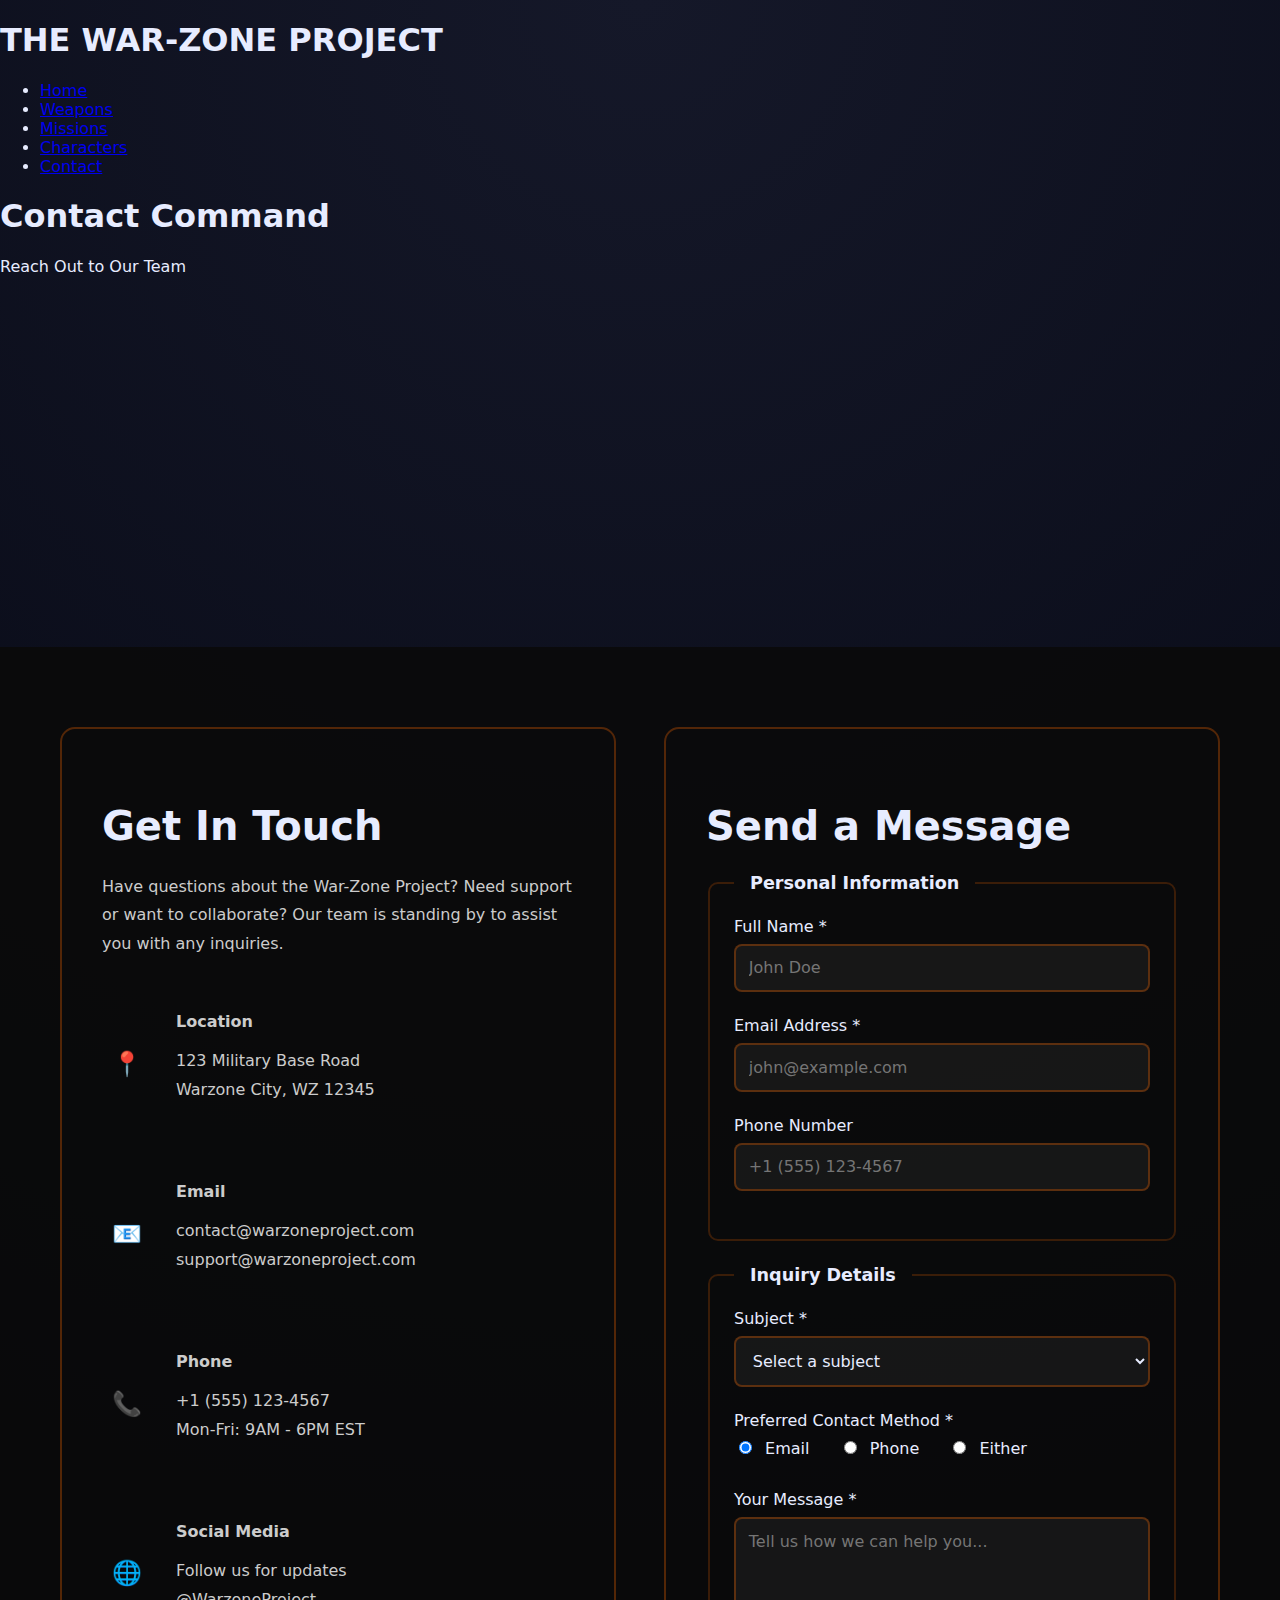
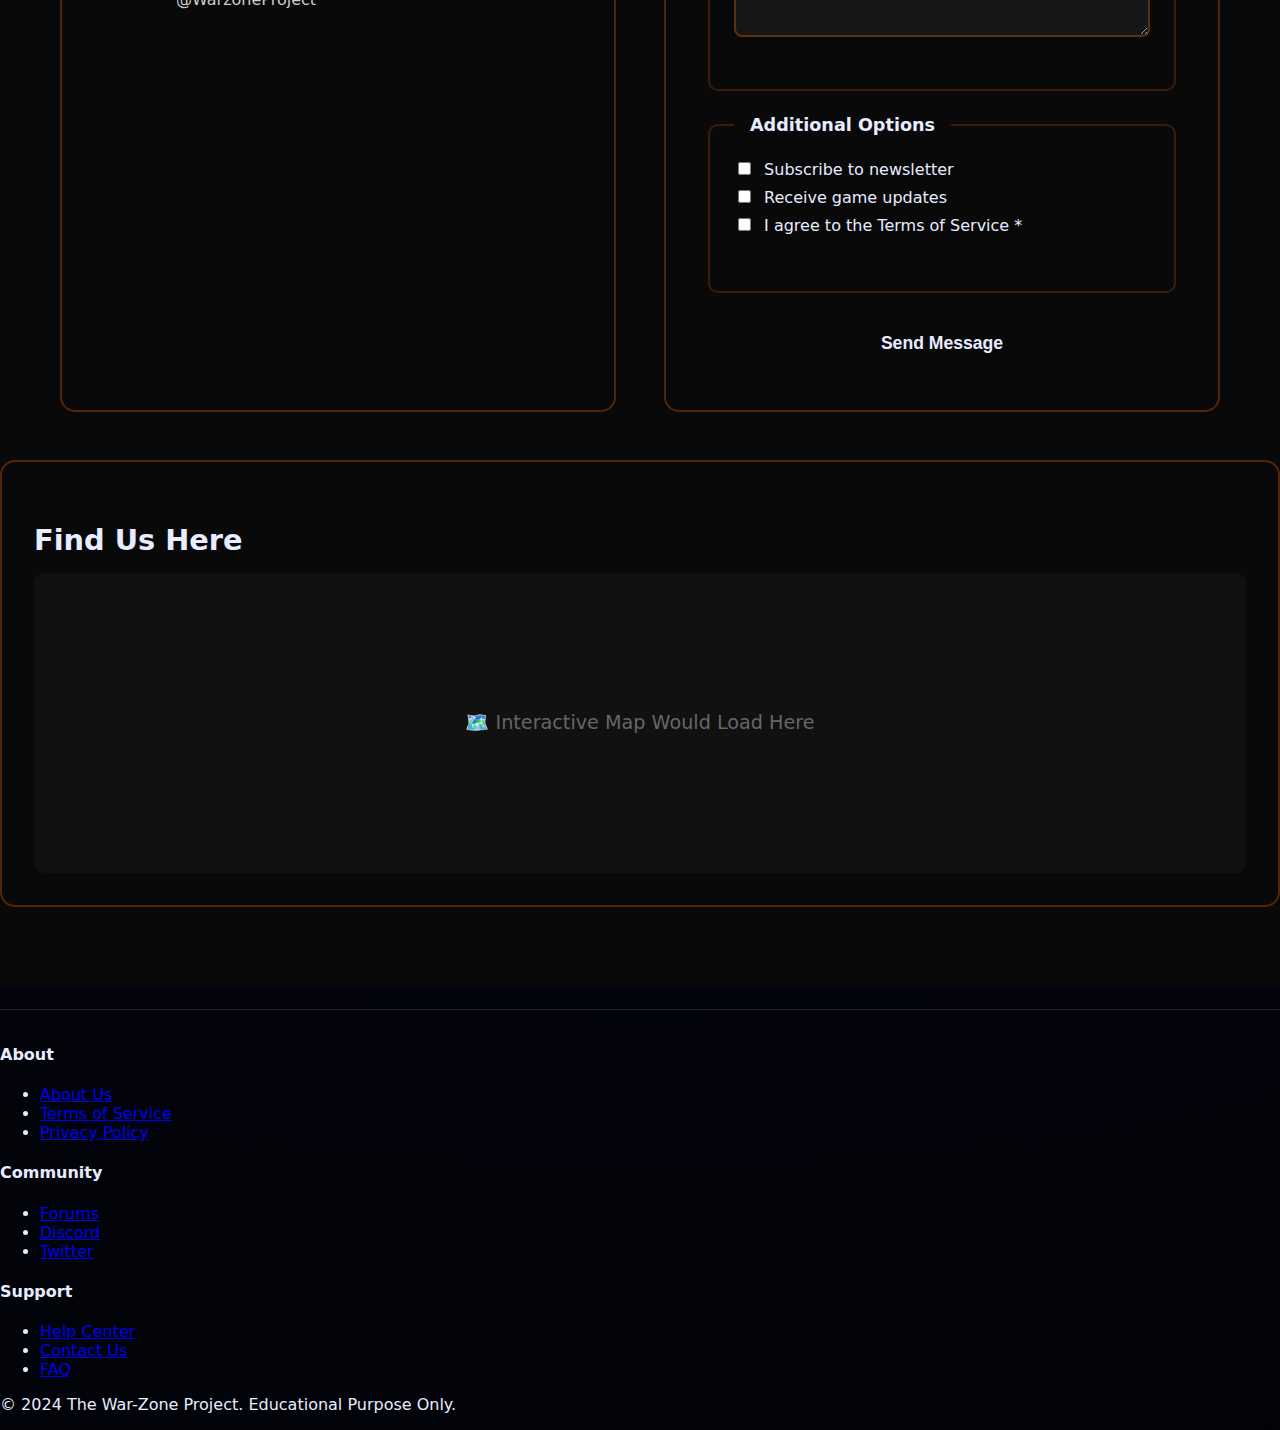
<file: contact.html>
<!DOCTYPE html>
<html lang="en">
<head>
    <meta charset="UTF-8">
    <meta name="viewport" content="width=device-width, initial-scale=1.0">
    <title>Contact Us | The War-Zone Project</title>
    <link rel="stylesheet" href="styles.css">
    <style>
        /* Internal CSS for Contact Page */
        .contact-hero {
            background-image: url('https://images.unsplash.com/photo-1423666639041-f56000c27a9a?w=1920&h=600&fit=crop');
            height: 50vh;
            min-height: 400px;
        }
        
        .contact-container {
            background: rgba(10, 10, 10, 0.9);
            padding: 5rem 0;
        }
        
        .contact-grid {
            display: grid;
            grid-template-columns: 1fr 1fr;
            gap: 3rem;
            max-width: 1200px;
            margin: 0 auto;
            padding: 0 20px;
        }
        
        .contact-info {
            background: var(--card-bg);
            padding: 2.5rem;
            border-radius: 15px;
            border: 2px solid rgba(255, 107, 0, 0.3);
        }
        
        .contact-info h2 {
            color: var(--primary-color);
            font-size: 2.5rem;
            margin-bottom: 1.5rem;
        }
        
        .contact-info p {
            color: #cccccc;
            line-height: 1.8;
            margin-bottom: 2rem;
        }
        
        .info-item {
            display: flex;
            align-items: center;
            margin-bottom: 1.5rem;
            color: #cccccc;
        }
        
        .info-icon {
            width: 50px;
            height: 50px;
            background: var(--primary-color);
            border-radius: 50%;
            display: flex;
            align-items: center;
            justify-content: center;
            margin-right: 1.5rem;
            font-size: 1.5rem;
        }
        
        .info-details h4 {
            color: var(--primary-color);
            margin-bottom: 0.3rem;
        }
        
        /* Form Styling */
        .contact-form {
            background: var(--card-bg);
            padding: 2.5rem;
            border-radius: 15px;
            border: 2px solid rgba(255, 107, 0, 0.3);
        }
        
        .contact-form h2 {
            color: var(--primary-color);
            font-size: 2.5rem;
            margin-bottom: 1.5rem;
        }
        
        /* Fieldset styling */
        fieldset {
            border: 2px solid rgba(255, 107, 0, 0.2);
            border-radius: 10px;
            padding: 1.5rem;
            margin-bottom: 1.5rem;
        }
        
        legend {
            color: var(--primary-color);
            font-weight: bold;
            padding: 0 1rem;
            font-size: 1.1rem;
        }
        
        /* Label styling */
        label {
            display: block;
            color: var(--text-color);
            margin-bottom: 0.5rem;
            font-weight: 500;
        }
        
        /* Input and Textarea styling */
        input[type="text"],
        input[type="email"],
        input[type="tel"],
        textarea,
        select {
            width: 100%;
            padding: 0.8rem;
            margin-bottom: 1.5rem;
            background: rgba(26, 26, 26, 0.8);
            border: 2px solid rgba(255, 107, 0, 0.3);
            border-radius: 8px;
            color: var(--text-color);
            font-family: inherit;
            font-size: 1rem;
            transition: all 0.3s ease;
        }
        
        input:focus,
        textarea:focus,
        select:focus {
            outline: none;
            border-color: var(--primary-color);
            box-shadow: 0 0 10px rgba(255, 107, 0, 0.3);
        }
        
        textarea {
            resize: vertical;
            min-height: 120px;
        }
        
        /* Radio and Checkbox styling */
        .radio-group,
        .checkbox-group {
            margin-bottom: 1.5rem;
        }
        
        .radio-group label,
        .checkbox-group label {
            display: inline-block;
            margin-right: 1.5rem;
            margin-bottom: 0.5rem;
        }
        
        input[type="radio"],
        input[type="checkbox"] {
            margin-right: 0.5rem;
            width: auto;
        }
        
        /* Submit button styling */
        .submit-btn {
            background: var(--primary-color);
            color: var(--secondary-color);
            padding: 1rem 2.5rem;
            border: none;
            border-radius: 50px;
            font-size: 1.1rem;
            font-weight: bold;
            cursor: pointer;
            transition: all 0.3s ease;
            width: 100%;
        }
        
        .submit-btn:hover {
            background: transparent;
            color: var(--primary-color);
            border: 2px solid var(--primary-color);
            transform: translateY(-2px);
            box-shadow: 0 5px 20px rgba(255, 107, 0, 0.4);
        }
        
        /* Map section */
        .map-section {
            margin-top: 3rem;
            background: var(--card-bg);
            padding: 2rem;
            border-radius: 15px;
            border: 2px solid rgba(255, 107, 0, 0.3);
        }
        
        .map-section h3 {
            color: var(--primary-color);
            margin-bottom: 1rem;
            font-size: 1.8rem;
        }
        
        .map-placeholder {
            width: 100%;
            height: 300px;
            background: rgba(26, 26, 26, 0.5);
            border-radius: 10px;
            display: flex;
            align-items: center;
            justify-content: center;
            color: #666;
            font-size: 1.2rem;
        }
        
        @media screen and (max-width: 968px) {
            .contact-grid {
                grid-template-columns: 1fr;
            }
        }
    </style>
</head>
<body>
    <!-- Navigation Bar -->
    <nav class="navbar">
        <div class="nav-container">
            <div class="logo">
                <h1>THE WAR-ZONE PROJECT</h1>
            </div>
            <ul class="nav-menu">
                <li><a href="index.html">Home</a></li>
                <li><a href="guns.html">Weapons</a></li>
                <li><a href="missions.html">Missions</a></li>
                <li><a href="characters.html">Characters</a></li>
                <li><a href="contact.html" class="active">Contact</a></li>
            </ul>
        </div>
    </nav>

    <!-- Hero Section -->
    <header class="hero contact-hero">
        <div class="hero-overlay"></div>
        <div class="hero-content">
            <h1>Contact Command</h1>
            <p>Reach Out to Our Team</p>
        </div>
    </header>

    <!-- Contact Section -->
    <section class="contact-container">
        <div class="contact-grid">
            <!-- Contact Information -->
            <div class="contact-info">
                <h2>Get In Touch</h2>
                <p>
                    Have questions about the War-Zone Project? Need support or want to collaborate? 
                    Our team is standing by to assist you with any inquiries.
                </p>
                
                <div class="info-item">
                    <div class="info-icon">📍</div>
                    <div class="info-details">
                        <h4>Location</h4>
                        <p>123 Military Base Road<br>Warzone City, WZ 12345</p>
                    </div>
                </div>
                
                <div class="info-item">
                    <div class="info-icon">📧</div>
                    <div class="info-details">
                        <h4>Email</h4>
                        <p>contact@warzoneproject.com<br>support@warzoneproject.com</p>
                    </div>
                </div>
                
                <div class="info-item">
                    <div class="info-icon">📞</div>
                    <div class="info-details">
                        <h4>Phone</h4>
                        <p>+1 (555) 123-4567<br>Mon-Fri: 9AM - 6PM EST</p>
                    </div>
                </div>
                
                <div class="info-item">
                    <div class="info-icon">🌐</div>
                    <div class="info-details">
                        <h4>Social Media</h4>
                        <p>Follow us for updates<br>@WarzoneProject</p>
                    </div>
                </div>
            </div>

            <!-- Contact Form -->
            <div class="contact-form">
                <h2>Send a Message</h2>
                <form action="submit_form.php" method="post">
                    <fieldset>
                        <legend>Personal Information</legend>
                        
                        <label for="fullname">Full Name *</label>
                        <input type="text" id="fullname" name="fullname" required placeholder="John Doe">
                        
                        <label for="email">Email Address *</label>
                        <input type="email" id="email" name="email" required placeholder="john@example.com">
                        
                        <label for="phone">Phone Number</label>
                        <input type="tel" id="phone" name="phone" placeholder="+1 (555) 123-4567">
                    </fieldset>
                    
                    <fieldset>
                        <legend>Inquiry Details</legend>
                        
                        <label for="subject">Subject *</label>
                        <select id="subject" name="subject" required>
                            <option value="">Select a subject</option>
                            <option value="general">General Inquiry</option>
                            <option value="support">Technical Support</option>
                            <option value="feedback">Feedback</option>
                            <option value="partnership">Partnership</option>
                            <option value="other">Other</option>
                        </select>
                        
                        <label>Preferred Contact Method *</label>
                        <div class="radio-group">
                            <label>
                                <input type="radio" name="contact_method" value="email" checked>
                                Email
                            </label>
                            <label>
                                <input type="radio" name="contact_method" value="phone">
                                Phone
                            </label>
                            <label>
                                <input type="radio" name="contact_method" value="either">
                                Either
                            </label>
                        </div>
                        
                        <label for="message">Your Message *</label>
                        <textarea id="message" name="message" required placeholder="Tell us how we can help you..."></textarea>
                    </fieldset>
                    
                    <fieldset>
                        <legend>Additional Options</legend>
                        
                        <div class="checkbox-group">
                            <label>
                                <input type="checkbox" name="newsletter" value="yes">
                                Subscribe to newsletter
                            </label>
                            <br>
                            <label>
                                <input type="checkbox" name="updates" value="yes">
                                Receive game updates
                            </label>
                            <br>
                            <label>
                                <input type="checkbox" name="terms" value="yes" required>
                                I agree to the Terms of Service *
                            </label>
                        </div>
                    </fieldset>
                    
                    <button type="submit" class="submit-btn">Send Message</button>
                </form>
            </div>
        </div>
        
        <!-- Map Section -->
        <div class="container" style="margin-top: 3rem;">
            <div class="map-section">
                <h3>Find Us Here</h3>
                <div class="map-placeholder">
                    🗺️ Interactive Map Would Load Here
                </div>
            </div>
        </div>
    </section>

    <!-- Footer -->
    <footer class="footer">
        <div class="container">
            <div class="footer-content">
                <div class="footer-section">
                    <h4>About</h4>
                    <ul>
                        <li><a href="#">About Us</a></li>
                        <li><a href="#">Terms of Service</a></li>
                        <li><a href="#">Privacy Policy</a></li>
                    </ul>
                </div>
                <div class="footer-section">
                    <h4>Community</h4>
                    <ul>
                        <li><a href="#">Forums</a></li>
                        <li><a href="#">Discord</a></li>
                        <li><a href="#">Twitter</a></li>
                    </ul>
                </div>
                <div class="footer-section">
                    <h4>Support</h4>
                    <ul>
                        <li><a href="#">Help Center</a></li>
                        <li><a href="contact.html">Contact Us</a></li>
                        <li><a href="#">FAQ</a></li>
                    </ul>
                </div>
            </div>
            <p class="copyright">&copy; 2024 The War-Zone Project. Educational Purpose Only.</p>
        </div>
    </footer>
</body>
</html>
</file>
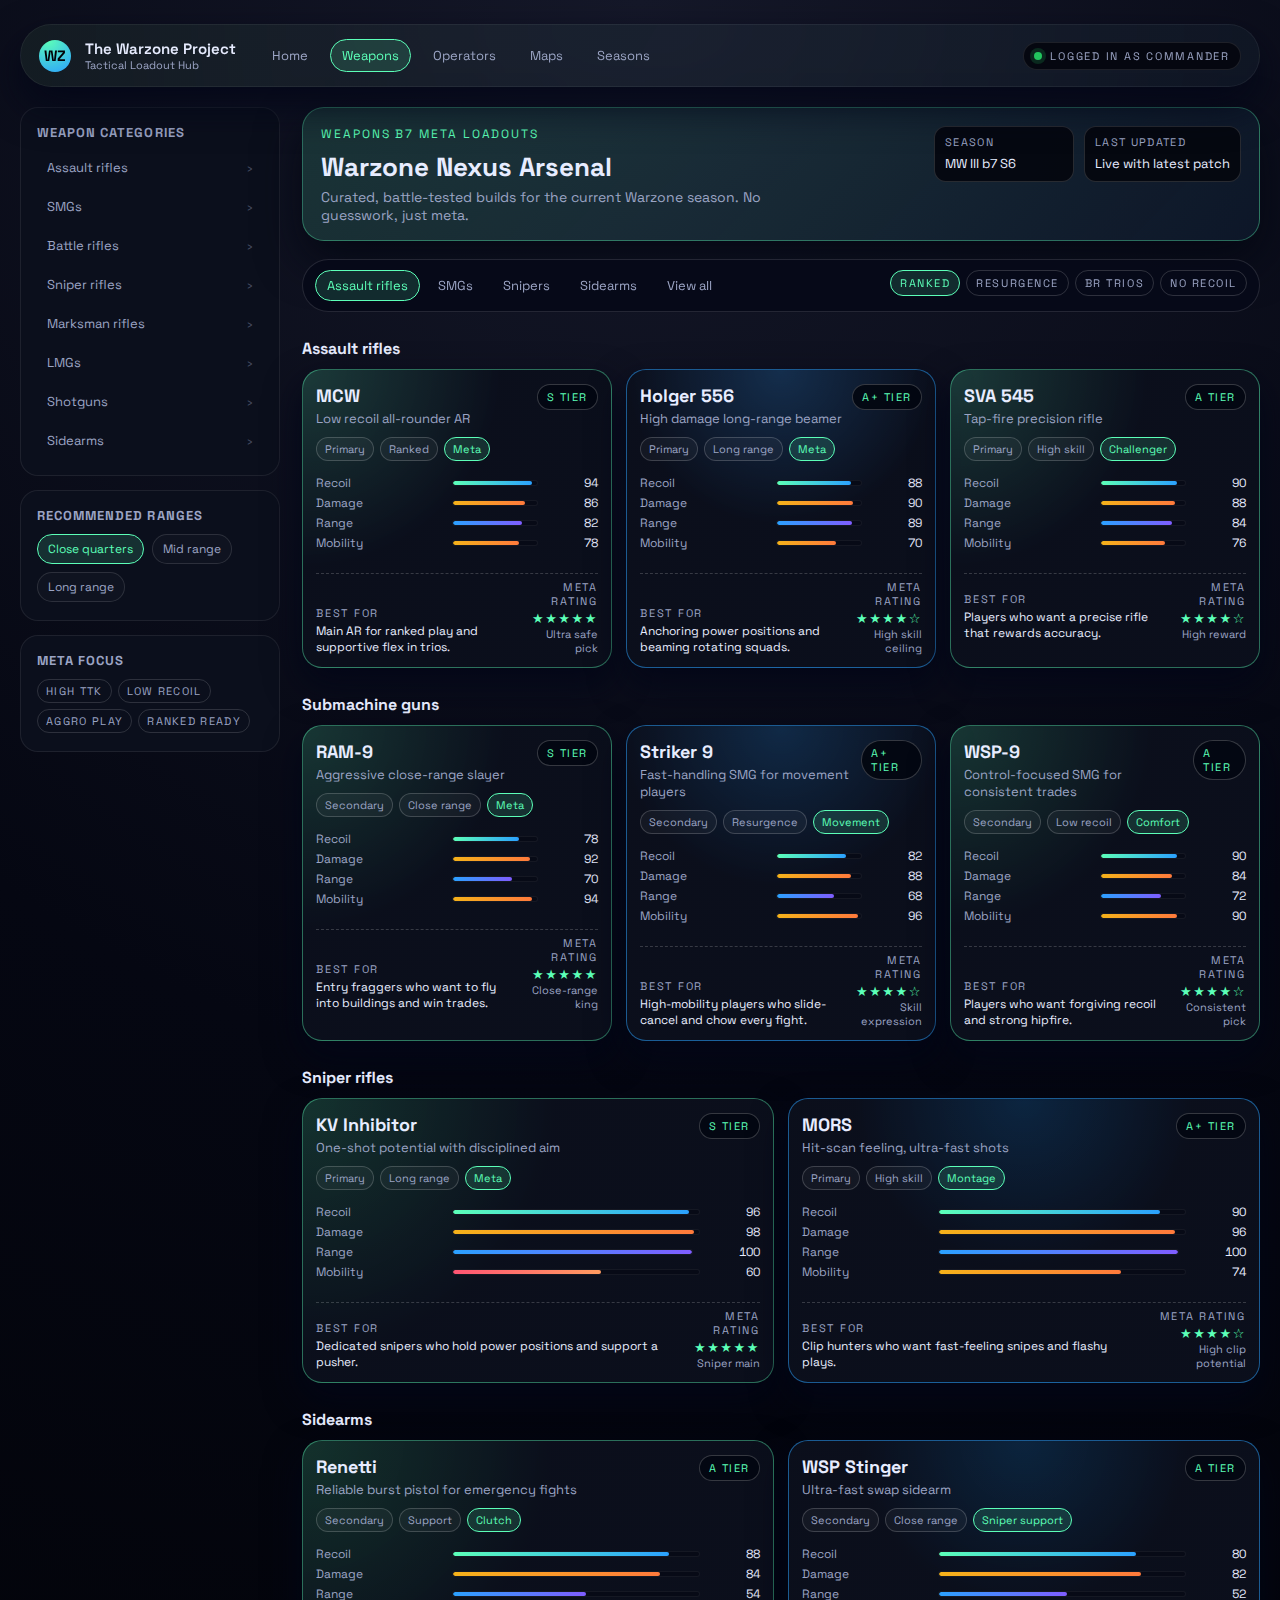
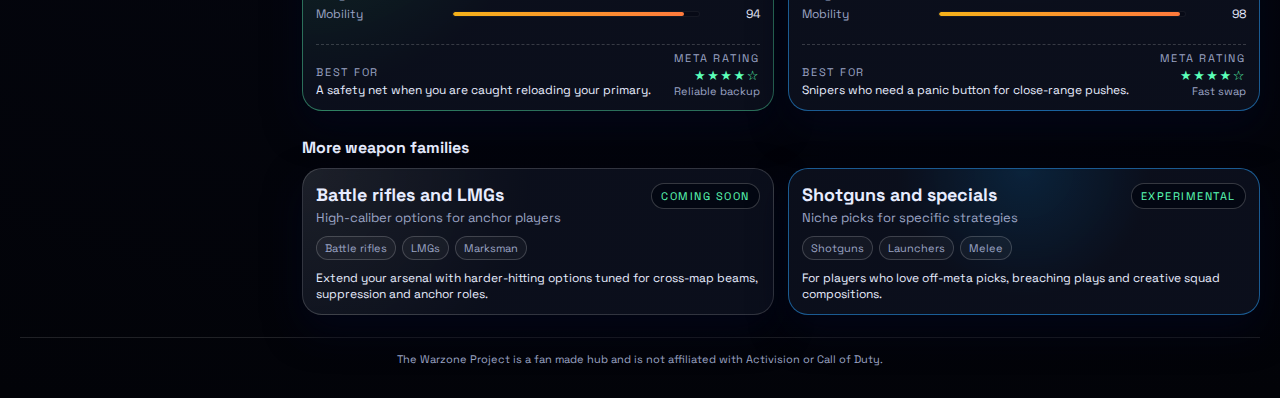
<file: weapons.html>
<!DOCTYPE html>
<html lang="en">
<head>
  <meta charset="UTF-8">
  <meta name="viewport" content="width=device-width, initial-scale=1.0">
  <title>The Warzone Project | Weapons Arsenal</title>
  <link rel="stylesheet" href="styles.css">
  <link rel="preconnect" href="https://fonts.googleapis.com">
  <link rel="preconnect" href="https://fonts.gstatic.com" crossorigin>
  <link href="https://fonts.googleapis.com/css2?family=Space+Grotesk:wght@400;500;600;700&display=swap" rel="stylesheet">
</head>
<body>
  <div class="app">
    <header class="topbar">
      <div class="brand">
        <div class="brand-mark">WZ</div>
        <div>
          <div class="brand-title">The Warzone Project</div>
          <div class="brand-subtitle">Tactical Loadout Hub</div>
        </div>
      </div>
      <nav class="topnav">
        <a href="#" class="topnav-link">Home</a>
        <a href="#" class="topnav-link topnav-link--active">Weapons</a>
        <a href="#" class="topnav-link">Operators</a>
        <a href="#" class="topnav-link">Maps</a>
        <a href="#" class="topnav-link">Seasons</a>
      </nav>
      <div class="profile-pill">
        <span class="profile-status-dot"></span>
        <span class="profile-text">Logged in as Commander</span>
      </div>
    </header>

    <main class="layout">
      <aside class="sidebar">
        <section class="sidebar-section">
          <h2 class="sidebar-title">Weapon categories</h2>
          <ul class="sidebar-list">
            <li><a href="#assault-rifles" class="sidebar-link">Assault rifles</a></li>
            <li><a href="#submachine-guns" class="sidebar-link">SMGs</a></li>
            <li><a href="#battle-rifles" class="sidebar-link">Battle rifles</a></li>
            <li><a href="#sniper-rifles" class="sidebar-link">Sniper rifles</a></li>
            <li><a href="#marksman-rifles" class="sidebar-link">Marksman rifles</a></li>
            <li><a href="#lmgs" class="sidebar-link">LMGs</a></li>
            <li><a href="#shotguns" class="sidebar-link">Shotguns</a></li>
            <li><a href="#sidearms" class="sidebar-link">Sidearms</a></li>
          </ul>
        </section>

        <section class="sidebar-section">
          <h2 class="sidebar-title">Recommended ranges</h2>
          <div class="pill-row">
            <span class="pill pill--active">Close quarters</span>
            <span class="pill">Mid range</span>
            <span class="pill">Long range</span>
          </div>
        </section>

        <section class="sidebar-section">
          <h2 class="sidebar-title">Meta focus</h2>
          <ul class="tag-list">
            <li class="tag">High TTK</li>
            <li class="tag">Low recoil</li>
            <li class="tag">Aggro play</li>
            <li class="tag">Ranked ready</li>
          </ul>
        </section>
      </aside>

      <section class="content">
        <header class="content-header">
          <div>
            <p class="eyebrow">Weapons  b7 Meta loadouts</p>
            <h1 class="page-title">Warzone Nexus Arsenal</h1>
            <p class="page-subtitle">Curated, battle-tested builds for the current Warzone season. No guesswork, just meta.</p>
          </div>
          <div class="content-header-meta">
            <div class="meta-item">
              <span class="meta-label">Season</span>
              <span class="meta-value">MW III  b7 S6</span>
            </div>
            <div class="meta-item">
              <span class="meta-label">Last updated</span>
              <span class="meta-value">Live with latest patch</span>
            </div>
          </div>
        </header>

        <div class="filter-bar">
          <div class="filter-tabs">
            <a href="#assault-rifles" class="filter-tab filter-tab--active">Assault rifles</a>
            <a href="#submachine-guns" class="filter-tab">SMGs</a>
            <a href="#sniper-rifles" class="filter-tab">Snipers</a>
            <a href="#sidearms" class="filter-tab">Sidearms</a>
            <a href="#more-weapons" class="filter-tab">View all</a>
          </div>
          <div class="filter-chip-row">
            <span class="chip chip--on">Ranked</span>
            <span class="chip">Resurgence</span>
            <span class="chip">BR Trios</span>
            <span class="chip">No recoil</span>
          </div>
        </div>

        <section id="assault-rifles" class="weapon-section">
          <h2 class="section-title">Assault rifles</h2>
          <div class="cards-grid">
            <article class="weapon-card">
              <header class="weapon-card-header">
                <div>
                  <h3 class="weapon-name">MCW</h3>
                  <p class="weapon-role">Low recoil all-rounder AR</p>
                </div>
                <span class="weapon-meta-badge">S Tier</span>
              </header>
              <div class="weapon-tags-row">
                <span class="weapon-tag">Primary</span>
                <span class="weapon-tag">Ranked</span>
                <span class="weapon-tag weapon-tag--highlight">Meta</span>
              </div>
              <dl class="stat-list">
                <div class="stat-row">
                  <dt class="stat-label">Recoil</dt>
                  <dd class="stat-bar"><div class="stat-bar-fill" style="width: 94%"></div></dd>
                  <dd class="stat-value">94</dd>
                </div>
                <div class="stat-row">
                  <dt class="stat-label">Damage</dt>
                  <dd class="stat-bar"><div class="stat-bar-fill stat-bar-fill--amber" style="width: 86%"></div></dd>
                  <dd class="stat-value">86</dd>
                </div>
                <div class="stat-row">
                  <dt class="stat-label">Range</dt>
                  <dd class="stat-bar"><div class="stat-bar-fill stat-bar-fill--blue" style="width: 82%"></div></dd>
                  <dd class="stat-value">82</dd>
                </div>
                <div class="stat-row">
                  <dt class="stat-label">Mobility</dt>
                  <dd class="stat-bar"><div class="stat-bar-fill stat-bar-fill--amber" style="width: 78%"></div></dd>
                  <dd class="stat-value">78</dd>
                </div>
              </dl>
              <div class="weapon-footer">
                <div class="weapon-footer-primary">
                  <p class="weapon-footer-title">Best for</p>
                  <p class="weapon-footer-text">Main AR for ranked play and supportive flex in trios.</p>
                </div>
                <div class="weapon-rating">
                  <span class="weapon-rating-label">Meta rating</span>
                  <span class="weapon-rating-stars">★★★★★</span>
                  <span class="weapon-rating-sub">Ultra safe pick</span>
                </div>
              </div>
            </article>

            <article class="weapon-card">
              <header class="weapon-card-header">
                <div>
                  <h3 class="weapon-name">Holger 556</h3>
                  <p class="weapon-role">High damage long-range beamer</p>
                </div>
                <span class="weapon-meta-badge">A+ Tier</span>
              </header>
              <div class="weapon-tags-row">
                <span class="weapon-tag">Primary</span>
                <span class="weapon-tag">Long range</span>
                <span class="weapon-tag weapon-tag--highlight">Meta</span>
              </div>
              <dl class="stat-list">
                <div class="stat-row">
                  <dt class="stat-label">Recoil</dt>
                  <dd class="stat-bar"><div class="stat-bar-fill" style="width: 88%"></div></dd>
                  <dd class="stat-value">88</dd>
                </div>
                <div class="stat-row">
                  <dt class="stat-label">Damage</dt>
                  <dd class="stat-bar"><div class="stat-bar-fill stat-bar-fill--amber" style="width: 90%"></div></dd>
                  <dd class="stat-value">90</dd>
                </div>
                <div class="stat-row">
                  <dt class="stat-label">Range</dt>
                  <dd class="stat-bar"><div class="stat-bar-fill stat-bar-fill--blue" style="width: 89%"></div></dd>
                  <dd class="stat-value">89</dd>
                </div>
                <div class="stat-row">
                  <dt class="stat-label">Mobility</dt>
                  <dd class="stat-bar"><div class="stat-bar-fill stat-bar-fill--amber" style="width: 70%"></div></dd>
                  <dd class="stat-value">70</dd>
                </div>
              </dl>
              <div class="weapon-footer">
                <div class="weapon-footer-primary">
                  <p class="weapon-footer-title">Best for</p>
                  <p class="weapon-footer-text">Anchoring power positions and beaming rotating squads.</p>
                </div>
                <div class="weapon-rating">
                  <span class="weapon-rating-label">Meta rating</span>
                  <span class="weapon-rating-stars">★★★★☆</span>
                  <span class="weapon-rating-sub">High skill ceiling</span>
                </div>
              </div>
            </article>

            <article class="weapon-card">
              <header class="weapon-card-header">
                <div>
                  <h3 class="weapon-name">SVA 545</h3>
                  <p class="weapon-role">Tap-fire precision rifle</p>
                </div>
                <span class="weapon-meta-badge">A Tier</span>
              </header>
              <div class="weapon-tags-row">
                <span class="weapon-tag">Primary</span>
                <span class="weapon-tag">High skill</span>
                <span class="weapon-tag weapon-tag--highlight">Challenger</span>
              </div>
              <dl class="stat-list">
                <div class="stat-row">
                  <dt class="stat-label">Recoil</dt>
                  <dd class="stat-bar"><div class="stat-bar-fill" style="width: 90%"></div></dd>
                  <dd class="stat-value">90</dd>
                </div>
                <div class="stat-row">
                  <dt class="stat-label">Damage</dt>
                  <dd class="stat-bar"><div class="stat-bar-fill stat-bar-fill--amber" style="width: 88%"></div></dd>
                  <dd class="stat-value">88</dd>
                </div>
                <div class="stat-row">
                  <dt class="stat-label">Range</dt>
                  <dd class="stat-bar"><div class="stat-bar-fill stat-bar-fill--blue" style="width: 84%"></div></dd>
                  <dd class="stat-value">84</dd>
                </div>
                <div class="stat-row">
                  <dt class="stat-label">Mobility</dt>
                  <dd class="stat-bar"><div class="stat-bar-fill stat-bar-fill--amber" style="width: 76%"></div></dd>
                  <dd class="stat-value">76</dd>
                </div>
              </dl>
              <div class="weapon-footer">
                <div class="weapon-footer-primary">
                  <p class="weapon-footer-title">Best for</p>
                  <p class="weapon-footer-text">Players who want a precise rifle that rewards accuracy.</p>
                </div>
                <div class="weapon-rating">
                  <span class="weapon-rating-label">Meta rating</span>
                  <span class="weapon-rating-stars">★★★★☆</span>
                  <span class="weapon-rating-sub">High reward</span>
                </div>
              </div>
            </article>
          </div>
        </section>

        <section id="submachine-guns" class="weapon-section">
          <h2 class="section-title">Submachine guns</h2>
          <div class="cards-grid">
            <article class="weapon-card">
              <header class="weapon-card-header">
                <div>
                  <h3 class="weapon-name">RAM-9</h3>
                  <p class="weapon-role">Aggressive close-range slayer</p>
                </div>
                <span class="weapon-meta-badge">S Tier</span>
              </header>
              <div class="weapon-tags-row">
                <span class="weapon-tag">Secondary</span>
                <span class="weapon-tag">Close range</span>
                <span class="weapon-tag weapon-tag--highlight">Meta</span>
              </div>
              <dl class="stat-list">
                <div class="stat-row">
                  <dt class="stat-label">Recoil</dt>
                  <dd class="stat-bar"><div class="stat-bar-fill" style="width: 78%"></div></dd>
                  <dd class="stat-value">78</dd>
                </div>
                <div class="stat-row">
                  <dt class="stat-label">Damage</dt>
                  <dd class="stat-bar"><div class="stat-bar-fill stat-bar-fill--amber" style="width: 92%"></div></dd>
                  <dd class="stat-value">92</dd>
                </div>
                <div class="stat-row">
                  <dt class="stat-label">Range</dt>
                  <dd class="stat-bar"><div class="stat-bar-fill stat-bar-fill--blue" style="width: 70%"></div></dd>
                  <dd class="stat-value">70</dd>
                </div>
                <div class="stat-row">
                  <dt class="stat-label">Mobility</dt>
                  <dd class="stat-bar"><div class="stat-bar-fill stat-bar-fill--amber" style="width: 94%"></div></dd>
                  <dd class="stat-value">94</dd>
                </div>
              </dl>
              <div class="weapon-footer">
                <div class="weapon-footer-primary">
                  <p class="weapon-footer-title">Best for</p>
                  <p class="weapon-footer-text">Entry fraggers who want to fly into buildings and win trades.</p>
                </div>
                <div class="weapon-rating">
                  <span class="weapon-rating-label">Meta rating</span>
                  <span class="weapon-rating-stars">★★★★★</span>
                  <span class="weapon-rating-sub">Close-range king</span>
                </div>
              </div>
            </article>

            <article class="weapon-card">
              <header class="weapon-card-header">
                <div>
                  <h3 class="weapon-name">Striker 9</h3>
                  <p class="weapon-role">Fast-handling SMG for movement players</p>
                </div>
                <span class="weapon-meta-badge">A+ Tier</span>
              </header>
              <div class="weapon-tags-row">
                <span class="weapon-tag">Secondary</span>
                <span class="weapon-tag">Resurgence</span>
                <span class="weapon-tag weapon-tag--highlight">Movement</span>
              </div>
              <dl class="stat-list">
                <div class="stat-row">
                  <dt class="stat-label">Recoil</dt>
                  <dd class="stat-bar"><div class="stat-bar-fill" style="width: 82%"></div></dd>
                  <dd class="stat-value">82</dd>
                </div>
                <div class="stat-row">
                  <dt class="stat-label">Damage</dt>
                  <dd class="stat-bar"><div class="stat-bar-fill stat-bar-fill--amber" style="width: 88%"></div></dd>
                  <dd class="stat-value">88</dd>
                </div>
                <div class="stat-row">
                  <dt class="stat-label">Range</dt>
                  <dd class="stat-bar"><div class="stat-bar-fill stat-bar-fill--blue" style="width: 68%"></div></dd>
                  <dd class="stat-value">68</dd>
                </div>
                <div class="stat-row">
                  <dt class="stat-label">Mobility</dt>
                  <dd class="stat-bar"><div class="stat-bar-fill stat-bar-fill--amber" style="width: 96%"></div></dd>
                  <dd class="stat-value">96</dd>
                </div>
              </dl>
              <div class="weapon-footer">
                <div class="weapon-footer-primary">
                  <p class="weapon-footer-title">Best for</p>
                  <p class="weapon-footer-text">High-mobility players who slide-cancel and chow every fight.</p>
                </div>
                <div class="weapon-rating">
                  <span class="weapon-rating-label">Meta rating</span>
                  <span class="weapon-rating-stars">★★★★☆</span>
                  <span class="weapon-rating-sub">Skill expression</span>
                </div>
              </div>
            </article>

            <article class="weapon-card">
              <header class="weapon-card-header">
                <div>
                  <h3 class="weapon-name">WSP-9</h3>
                  <p class="weapon-role">Control-focused SMG for consistent trades</p>
                </div>
                <span class="weapon-meta-badge">A Tier</span>
              </header>
              <div class="weapon-tags-row">
                <span class="weapon-tag">Secondary</span>
                <span class="weapon-tag">Low recoil</span>
                <span class="weapon-tag weapon-tag--highlight">Comfort</span>
              </div>
              <dl class="stat-list">
                <div class="stat-row">
                  <dt class="stat-label">Recoil</dt>
                  <dd class="stat-bar"><div class="stat-bar-fill" style="width: 90%"></div></dd>
                  <dd class="stat-value">90</dd>
                </div>
                <div class="stat-row">
                  <dt class="stat-label">Damage</dt>
                  <dd class="stat-bar"><div class="stat-bar-fill stat-bar-fill--amber" style="width: 84%"></div></dd>
                  <dd class="stat-value">84</dd>
                </div>
                <div class="stat-row">
                  <dt class="stat-label">Range</dt>
                  <dd class="stat-bar"><div class="stat-bar-fill stat-bar-fill--blue" style="width: 72%"></div></dd>
                  <dd class="stat-value">72</dd>
                </div>
                <div class="stat-row">
                  <dt class="stat-label">Mobility</dt>
                  <dd class="stat-bar"><div class="stat-bar-fill stat-bar-fill--amber" style="width: 90%"></div></dd>
                  <dd class="stat-value">90</dd>
                </div>
              </dl>
              <div class="weapon-footer">
                <div class="weapon-footer-primary">
                  <p class="weapon-footer-title">Best for</p>
                  <p class="weapon-footer-text">Players who want forgiving recoil and strong hipfire.</p>
                </div>
                <div class="weapon-rating">
                  <span class="weapon-rating-label">Meta rating</span>
                  <span class="weapon-rating-stars">★★★★☆</span>
                  <span class="weapon-rating-sub">Consistent pick</span>
                </div>
              </div>
            </article>
          </div>
        </section>

        <section id="sniper-rifles" class="weapon-section">
          <h2 class="section-title">Sniper rifles</h2>
          <div class="cards-grid">
            <article class="weapon-card">
              <header class="weapon-card-header">
                <div>
                  <h3 class="weapon-name">KV Inhibitor</h3>
                  <p class="weapon-role">One-shot potential with disciplined aim</p>
                </div>
                <span class="weapon-meta-badge">S Tier</span>
              </header>
              <div class="weapon-tags-row">
                <span class="weapon-tag">Primary</span>
                <span class="weapon-tag">Long range</span>
                <span class="weapon-tag weapon-tag--highlight">Meta</span>
              </div>
              <dl class="stat-list">
                <div class="stat-row">
                  <dt class="stat-label">Recoil</dt>
                  <dd class="stat-bar"><div class="stat-bar-fill" style="width: 96%"></div></dd>
                  <dd class="stat-value">96</dd>
                </div>
                <div class="stat-row">
                  <dt class="stat-label">Damage</dt>
                  <dd class="stat-bar"><div class="stat-bar-fill stat-bar-fill--amber" style="width: 98%"></div></dd>
                  <dd class="stat-value">98</dd>
                </div>
                <div class="stat-row">
                  <dt class="stat-label">Range</dt>
                  <dd class="stat-bar"><div class="stat-bar-fill stat-bar-fill--blue" style="width: 100%"></div></dd>
                  <dd class="stat-value">100</dd>
                </div>
                <div class="stat-row">
                  <dt class="stat-label">Mobility</dt>
                  <dd class="stat-bar"><div class="stat-bar-fill stat-bar-fill--red" style="width: 60%"></div></dd>
                  <dd class="stat-value">60</dd>
                </div>
              </dl>
              <div class="weapon-footer">
                <div class="weapon-footer-primary">
                  <p class="weapon-footer-title">Best for</p>
                  <p class="weapon-footer-text">Dedicated snipers who hold power positions and support a pusher.</p>
                </div>
                <div class="weapon-rating">
                  <span class="weapon-rating-label">Meta rating</span>
                  <span class="weapon-rating-stars">★★★★★</span>
                  <span class="weapon-rating-sub">Sniper main</span>
                </div>
              </div>
            </article>

            <article class="weapon-card">
              <header class="weapon-card-header">
                <div>
                  <h3 class="weapon-name">MORS</h3>
                  <p class="weapon-role">Hit-scan feeling, ultra-fast shots</p>
                </div>
                <span class="weapon-meta-badge">A+ Tier</span>
              </header>
              <div class="weapon-tags-row">
                <span class="weapon-tag">Primary</span>
                <span class="weapon-tag">High skill</span>
                <span class="weapon-tag weapon-tag--highlight">Montage</span>
              </div>
              <dl class="stat-list">
                <div class="stat-row">
                  <dt class="stat-label">Recoil</dt>
                  <dd class="stat-bar"><div class="stat-bar-fill" style="width: 90%"></div></dd>
                  <dd class="stat-value">90</dd>
                </div>
                <div class="stat-row">
                  <dt class="stat-label">Damage</dt>
                  <dd class="stat-bar"><div class="stat-bar-fill stat-bar-fill--amber" style="width: 96%"></div></dd>
                  <dd class="stat-value">96</dd>
                </div>
                <div class="stat-row">
                  <dt class="stat-label">Range</dt>
                  <dd class="stat-bar"><div class="stat-bar-fill stat-bar-fill--blue" style="width: 100%"></div></dd>
                  <dd class="stat-value">100</dd>
                </div>
                <div class="stat-row">
                  <dt class="stat-label">Mobility</dt>
                  <dd class="stat-bar"><div class="stat-bar-fill stat-bar-fill--amber" style="width: 74%"></div></dd>
                  <dd class="stat-value">74</dd>
                </div>
              </dl>
              <div class="weapon-footer">
                <div class="weapon-footer-primary">
                  <p class="weapon-footer-title">Best for</p>
                  <p class="weapon-footer-text">Clip hunters who want fast-feeling snipes and flashy plays.</p>
                </div>
                <div class="weapon-rating">
                  <span class="weapon-rating-label">Meta rating</span>
                  <span class="weapon-rating-stars">★★★★☆</span>
                  <span class="weapon-rating-sub">High clip potential</span>
                </div>
              </div>
            </article>
          </div>
        </section>

        <section id="sidearms" class="weapon-section">
          <h2 class="section-title">Sidearms</h2>
          <div class="cards-grid">
            <article class="weapon-card">
              <header class="weapon-card-header">
                <div>
                  <h3 class="weapon-name">Renetti</h3>
                  <p class="weapon-role">Reliable burst pistol for emergency fights</p>
                </div>
                <span class="weapon-meta-badge">A Tier</span>
              </header>
              <div class="weapon-tags-row">
                <span class="weapon-tag">Secondary</span>
                <span class="weapon-tag">Support</span>
                <span class="weapon-tag weapon-tag--highlight">Clutch</span>
              </div>
              <dl class="stat-list">
                <div class="stat-row">
                  <dt class="stat-label">Recoil</dt>
                  <dd class="stat-bar"><div class="stat-bar-fill" style="width: 88%"></div></dd>
                  <dd class="stat-value">88</dd>
                </div>
                <div class="stat-row">
                  <dt class="stat-label">Damage</dt>
                  <dd class="stat-bar"><div class="stat-bar-fill stat-bar-fill--amber" style="width: 84%"></div></dd>
                  <dd class="stat-value">84</dd>
                </div>
                <div class="stat-row">
                  <dt class="stat-label">Range</dt>
                  <dd class="stat-bar"><div class="stat-bar-fill stat-bar-fill--blue" style="width: 54%"></div></dd>
                  <dd class="stat-value">54</dd>
                </div>
                <div class="stat-row">
                  <dt class="stat-label">Mobility</dt>
                  <dd class="stat-bar"><div class="stat-bar-fill stat-bar-fill--amber" style="width: 94%"></div></dd>
                  <dd class="stat-value">94</dd>
                </div>
              </dl>
              <div class="weapon-footer">
                <div class="weapon-footer-primary">
                  <p class="weapon-footer-title">Best for</p>
                  <p class="weapon-footer-text">A safety net when you are caught reloading your primary.</p>
                </div>
                <div class="weapon-rating">
                  <span class="weapon-rating-label">Meta rating</span>
                  <span class="weapon-rating-stars">★★★★☆</span>
                  <span class="weapon-rating-sub">Reliable backup</span>
                </div>
              </div>
            </article>

            <article class="weapon-card">
              <header class="weapon-card-header">
                <div>
                  <h3 class="weapon-name">WSP Stinger</h3>
                  <p class="weapon-role">Ultra-fast swap sidearm</p>
                </div>
                <span class="weapon-meta-badge">A Tier</span>
              </header>
              <div class="weapon-tags-row">
                <span class="weapon-tag">Secondary</span>
                <span class="weapon-tag">Close range</span>
                <span class="weapon-tag weapon-tag--highlight">Sniper support</span>
              </div>
              <dl class="stat-list">
                <div class="stat-row">
                  <dt class="stat-label">Recoil</dt>
                  <dd class="stat-bar"><div class="stat-bar-fill" style="width: 80%"></div></dd>
                  <dd class="stat-value">80</dd>
                </div>
                <div class="stat-row">
                  <dt class="stat-label">Damage</dt>
                  <dd class="stat-bar"><div class="stat-bar-fill stat-bar-fill--amber" style="width: 82%"></div></dd>
                  <dd class="stat-value">82</dd>
                </div>
                <div class="stat-row">
                  <dt class="stat-label">Range</dt>
                  <dd class="stat-bar"><div class="stat-bar-fill stat-bar-fill--blue" style="width: 52%"></div></dd>
                  <dd class="stat-value">52</dd>
                </div>
                <div class="stat-row">
                  <dt class="stat-label">Mobility</dt>
                  <dd class="stat-bar"><div class="stat-bar-fill stat-bar-fill--amber" style="width: 98%"></div></dd>
                  <dd class="stat-value">98</dd>
                </div>
              </dl>
              <div class="weapon-footer">
                <div class="weapon-footer-primary">
                  <p class="weapon-footer-title">Best for</p>
                  <p class="weapon-footer-text">Snipers who need a panic button for close-range pushes.</p>
                </div>
                <div class="weapon-rating">
                  <span class="weapon-rating-label">Meta rating</span>
                  <span class="weapon-rating-stars">★★★★☆</span>
                  <span class="weapon-rating-sub">Fast swap</span>
                </div>
              </div>
            </article>
          </div>
        </section>

        <section id="more-weapons" class="weapon-section">
          <h2 class="section-title">More weapon families</h2>
          <div class="cards-grid">
            <article class="weapon-card weapon-card--subtle">
              <header class="weapon-card-header">
                <div>
                  <h3 class="weapon-name">Battle rifles and LMGs</h3>
                  <p class="weapon-role">High-caliber options for anchor players</p>
                </div>
                <span class="weapon-meta-badge">Coming soon</span>
              </header>
              <div class="weapon-tags-row">
                <span class="weapon-tag">Battle rifles</span>
                <span class="weapon-tag">LMGs</span>
                <span class="weapon-tag">Marksman</span>
              </div>
              <p class="weapon-footer-text">Extend your arsenal with harder-hitting options tuned for cross-map beams, suppression and anchor roles.</p>
            </article>

            <article class="weapon-card weapon-card--subtle">
              <header class="weapon-card-header">
                <div>
                  <h3 class="weapon-name">Shotguns and specials</h3>
                  <p class="weapon-role">Niche picks for specific strategies</p>
                </div>
                <span class="weapon-meta-badge">Experimental</span>
              </header>
              <div class="weapon-tags-row">
                <span class="weapon-tag">Shotguns</span>
                <span class="weapon-tag">Launchers</span>
                <span class="weapon-tag">Melee</span>
              </div>
              <p class="weapon-footer-text">For players who love off-meta picks, breaching plays and creative squad compositions.</p>
            </article>
          </div>
        </section>
      </section>
    </main>

    <footer class="footer">
      <p class="footer-text">The Warzone Project is a fan made hub and is not affiliated with Activision or Call of Duty.</p>
    </footer>
  </div>
</body>
</html>
</file>
<file: styles.css>
* {
  box-sizing: border-box;
}

*::before,
*::after {
  box-sizing: inherit;
}

:root {
  --bg: #050712;
  --bg-elevated: #0b0f1c;
  --bg-elevated-soft: #101524;
  --accent: #5cffb8;
  --accent-soft: rgba(92, 255, 184, 0.14);
  --accent-strong: #f5b21a;
  --accent-blue: #2ba1ff;
  --border-subtle: rgba(255, 255, 255, 0.08);
  --text-main: #e7ecff;
  --text-soft: #9ba4c4;
  --danger: #ff5573;
}

html,
body {
  margin: 0;
  padding: 0;
}

body {
  min-height: 100vh;
  font-family: "Space Grotesk", system-ui, -apple-system, BlinkMacSystemFont, "Segoe UI", sans-serif;
  background: radial-gradient(circle at top, #151829 0, #050712 52%, #020308 100%);
  color: var(--text-main);
}

.app {
  min-height: 100vh;
  max-width: 1280px;
  margin: 0 auto;
  padding: 24px 20px 32px;
}

.topbar {
  display: flex;
  align-items: center;
  gap: 24px;
  padding: 14px 18px;
  border-radius: 999px;
  background: linear-gradient(120deg, rgba(144, 238, 144, 0.06), rgba(108, 207, 255, 0.04));
  border: 1px solid rgba(255, 255, 255, 0.06);
  box-shadow: 0 18px 40px rgba(2, 6, 23, 0.86);
  backdrop-filter: blur(18px);
  position: sticky;
  top: 12px;
  z-index: 30;
}

.brand {
  display: flex;
  align-items: center;
  gap: 14px;
}

.brand-mark {
  width: 32px;
  height: 32px;
  border-radius: 999px;
  display: flex;
  align-items: center;
  justify-content: center;
  background: radial-gradient(circle at 30% 0, #5cffb8, #2ba1ff);
  color: #020308;
  font-weight: 700;
  font-size: 15px;
}

.brand-title {
  font-size: 15px;
  font-weight: 600;
}

.brand-subtitle {
  font-size: 11px;
  color: var(--text-soft);
}

.topnav {
  display: flex;
  align-items: center;
  gap: 10px;
  flex: 1;
}

.topnav-link {
  display: inline-flex;
  align-items: center;
  justify-content: center;
  padding: 7px 11px;
  border-radius: 999px;
  border: 1px solid transparent;
  font-size: 13px;
  color: var(--text-soft);
  text-decoration: none;
  transition: background 0.15s ease, color 0.15s ease, border-color 0.15s ease;
}

.topnav-link:hover {
  background: rgba(255, 255, 255, 0.06);
  border-color: rgba(255, 255, 255, 0.18);
  color: var(--text-main);
}

.topnav-link--active {
  background: var(--accent-soft);
  border-color: var(--accent);
  color: var(--accent);
}

.profile-pill {
  display: inline-flex;
  align-items: center;
  gap: 8px;
  padding: 6px 10px;
  border-radius: 999px;
  border: 1px solid rgba(255, 255, 255, 0.1);
  background: rgba(5, 7, 16, 0.95);
}

.profile-status-dot {
  width: 8px;
  height: 8px;
  border-radius: 999px;
  background: #22c55e;
  box-shadow: 0 0 0 4px rgba(34, 197, 94, 0.18);
}

.profile-text {
  font-size: 11px;
  text-transform: uppercase;
  letter-spacing: 0.16em;
  color: var(--text-soft);
}

.layout {
  display: grid;
  grid-template-columns: minmax(240px, 260px) minmax(0, 1fr);
  gap: 22px;
  margin-top: 20px;
  align-items: flex-start;
}

.sidebar {
  display: flex;
  flex-direction: column;
  gap: 14px;
}

.sidebar-section {
  background: var(--bg-elevated);
  border-radius: 18px;
  padding: 16px 16px 18px;
  border: 1px solid var(--border-subtle);
}

.sidebar-title {
  margin: 0 0 10px;
  font-size: 13px;
  text-transform: uppercase;
  letter-spacing: 0.08em;
  color: var(--text-soft);
}

.sidebar-list {
  list-style: none;
  padding: 0;
  margin: 0;
  display: flex;
  flex-direction: column;
  gap: 6px;
}

.sidebar-link {
  display: flex;
  align-items: center;
  justify-content: space-between;
  padding: 7px 9px;
  border-radius: 999px;
  font-size: 13px;
  color: var(--text-soft);
  text-decoration: none;
  border: 1px solid transparent;
  background: transparent;
  transition: background 0.15s ease, border-color 0.15s ease, color 0.15s ease, transform 0.12s ease;
}

.sidebar-link::after {
  content: "›";
  font-size: 12px;
  opacity: 0.4;
  transition: transform 0.12s ease, opacity 0.12s ease;
}

.sidebar-link:hover {
  background: rgba(255, 255, 255, 0.04);
  border-color: rgba(255, 255, 255, 0.12);
  color: var(--text-main);
  transform: translateY(-1px);
}

.sidebar-link:hover::after {
  transform: translateX(2px);
  opacity: 0.8;
}

.pill-row {
  display: flex;
  flex-wrap: wrap;
  gap: 8px;
}

.pill {
  padding: 6px 10px;
  border-radius: 999px;
  border: 1px solid rgba(255, 255, 255, 0.12);
  background: rgba(255, 255, 255, 0.02);
  color: var(--text-soft);
  font-size: 12px;
}

.pill--active {
  background: var(--accent-soft);
  border-color: var(--accent);
  color: var(--accent);
}

.tag-list {
  list-style: none;
  padding: 0;
  margin: 0;
  display: flex;
  flex-wrap: wrap;
  gap: 6px;
}

.tag {
  padding: 4px 8px;
  border-radius: 999px;
  border: 1px solid rgba(255, 255, 255, 0.14);
  font-size: 11px;
  text-transform: uppercase;
  letter-spacing: 0.12em;
  color: var(--text-soft);
}

.content {
  display: flex;
  flex-direction: column;
  gap: 18px;
}

.content-header {
  display: flex;
  align-items: flex-start;
  justify-content: space-between;
  gap: 24px;
  padding: 18px 18px 16px;
  border-radius: 22px;
  border: 1px solid rgba(92, 255, 184, 0.36);
  background: linear-gradient(135deg, rgba(92, 255, 184, 0.14), rgba(43, 161, 255, 0.06));
  box-shadow: 0 18px 45px rgba(3, 7, 18, 0.9);
}

.eyebrow {
  margin: 0 0 8px;
  font-size: 12px;
  text-transform: uppercase;
  letter-spacing: 0.16em;
  color: var(--accent);
}

.page-title {
  margin: 0 0 4px;
  font-size: 26px;
}

.page-subtitle {
  margin: 0;
  font-size: 14px;
  color: var(--text-soft);
  max-width: 480px;
}

.content-header-meta {
  display: flex;
  flex-wrap: wrap;
  gap: 10px;
}

.meta-item {
  min-width: 140px;
  padding: 8px 10px;
  border-radius: 12px;
  border: 1px solid rgba(255, 255, 255, 0.14);
  background: rgba(5, 7, 16, 0.96);
}

.meta-label {
  display: block;
  font-size: 11px;
  text-transform: uppercase;
  letter-spacing: 0.12em;
  color: var(--text-soft);
  margin-bottom: 3px;
}

.meta-value {
  font-size: 13px;
  color: var(--text-main);
}

.filter-bar {
  display: flex;
  align-items: flex-start;
  justify-content: space-between;
  gap: 16px;
  padding: 10px 12px;
  border-radius: 999px;
  border: 1px solid rgba(255, 255, 255, 0.12);
  background: rgba(6, 9, 24, 0.96);
  position: sticky;
  top: 82px;
  z-index: 25;
}

.filter-tabs {
  display: flex;
  flex-wrap: wrap;
  gap: 6px;
}

.filter-tab {
  display: inline-flex;
  align-items: center;
  justify-content: center;
  padding: 6px 11px;
  border-radius: 999px;
  border: 1px solid transparent;
  font-size: 13px;
  text-decoration: none;
  color: var(--text-soft);
  background: transparent;
  transition: background 0.15s ease, color 0.15s ease, border-color 0.15s ease;
}

.filter-tab:hover {
  background: rgba(255, 255, 255, 0.06);
  border-color: rgba(255, 255, 255, 0.18);
  color: var(--text-main);
}

.filter-tab--active {
  background: var(--accent-soft);
  border-color: var(--accent);
  color: var(--accent);
}

.filter-chip-row {
  display: flex;
  flex-wrap: wrap;
  gap: 6px;
}

.chip {
  padding: 5px 9px;
  border-radius: 999px;
  border: 1px solid rgba(255, 255, 255, 0.16);
  font-size: 11px;
  text-transform: uppercase;
  letter-spacing: 0.14em;
  color: var(--text-soft);
}

.chip--on {
  background: var(--accent-soft);
  border-color: var(--accent);
  color: var(--accent);
}

.weapon-section {
  margin-top: 8px;
}

.section-title {
  margin: 0 0 10px;
  font-size: 16px;
}

.cards-grid {
  display: grid;
  grid-template-columns: repeat(auto-fit, minmax(260px, 1fr));
  gap: 14px;
}

.weapon-card {
  border-radius: 20px;
  padding: 14px 13px 12px;
  border: 1px solid rgba(92, 255, 184, 0.4);
  background: radial-gradient(circle at top left, rgba(92, 255, 184, 0.18), rgba(11, 15, 28, 0.98) 46%);
  display: flex;
  flex-direction: column;
  gap: 10px;
  box-shadow: 0 16px 36px rgba(2, 6, 23, 0.9);
}

.weapon-card:nth-child(2n) {
  border-color: rgba(43, 161, 255, 0.52);
  background: radial-gradient(circle at top, rgba(43, 161, 255, 0.2), rgba(11, 15, 28, 0.98) 46%);
}

.weapon-card--subtle {
  border-color: rgba(255, 255, 255, 0.16);
  background: radial-gradient(circle at top left, rgba(148, 163, 184, 0.18), rgba(11, 15, 28, 0.98) 46%);
}

.weapon-card-header {
  display: flex;
  align-items: flex-start;
  justify-content: space-between;
  gap: 10px;
}

.weapon-name {
  margin: 0 0 3px;
  font-size: 18px;
}

.weapon-role {
  margin: 0;
  font-size: 13px;
  color: var(--text-soft);
}

.weapon-meta-badge {
  align-self: flex-start;
  padding: 5px 9px;
  border-radius: 999px;
  border: 1px solid rgba(255, 255, 255, 0.2);
  font-size: 11px;
  text-transform: uppercase;
  letter-spacing: 0.14em;
  color: var(--accent);
  background: rgba(3, 7, 18, 0.96);
}

.weapon-tags-row {
  display: flex;
  flex-wrap: wrap;
  gap: 6px;
}

.weapon-tag {
  padding: 4px 8px;
  border-radius: 999px;
  border: 1px solid rgba(255, 255, 255, 0.18);
  font-size: 11px;
  color: var(--text-soft);
  background: rgba(255, 255, 255, 0.04);
}

.weapon-tag--highlight {
  border-color: var(--accent);
  color: var(--accent);
  background: var(--accent-soft);
}

.stat-list {
  margin: 4px 0 4px;
}

.stat-row {
  display: grid;
  grid-template-columns: minmax(80px, 90px) minmax(0, 1fr) auto;
  align-items: center;
  gap: 6px;
  font-size: 12px;
  color: var(--text-soft);
  margin-bottom: 4px;
}

.stat-label {
  margin: 0;
}

.stat-bar {
  position: relative;
  height: 6px;
  border-radius: 999px;
  background: rgba(7, 10, 22, 0.98);
  overflow: hidden;
  border: 1px solid rgba(255, 255, 255, 0.06);
}

.stat-bar-fill {
  position: absolute;
  inset: 0;
  border-radius: inherit;
  background: linear-gradient(90deg, var(--accent), var(--accent-blue));
}

.stat-bar-fill--amber {
  background: linear-gradient(90deg, var(--accent-strong), #ff7a3c);
}

.stat-bar-fill--red {
  background: linear-gradient(90deg, var(--danger), #ff9b5f);
}

.stat-bar-fill--blue {
  background: linear-gradient(90deg, var(--accent-blue), #7f5dff);
}

.stat-value {
  font-variant-numeric: tabular-nums;
  color: var(--text-main);
}

.weapon-footer {
  margin-top: 4px;
  padding-top: 6px;
  border-top: 1px dashed rgba(255, 255, 255, 0.18);
  display: flex;
  align-items: flex-end;
  justify-content: space-between;
  gap: 10px;
}

.weapon-footer-title {
  margin: 0 0 3px;
  font-size: 11px;
  text-transform: uppercase;
  letter-spacing: 0.16em;
  color: var(--text-soft);
}

.weapon-footer-text {
  margin: 0;
  font-size: 12px;
  color: var(--text-main);
}

.weapon-rating {
  text-align: right;
}

.weapon-rating-label {
  display: block;
  margin-bottom: 2px;
  font-size: 11px;
  text-transform: uppercase;
  letter-spacing: 0.16em;
  color: var(--text-soft);
}

.weapon-rating-stars {
  display: block;
  font-size: 13px;
  letter-spacing: 0.12em;
  color: var(--accent);
}

.weapon-rating-sub {
  display: block;
  font-size: 11px;
  color: var(--text-soft);
}

.footer {
  margin-top: 22px;
  padding-top: 14px;
  border-top: 1px solid rgba(255, 255, 255, 0.12);
}

.footer-text {
  margin: 0;
  font-size: 11px;
  color: var(--text-soft);
  text-align: center;
}

@media (max-width: 960px) {
  .layout {
    grid-template-columns: minmax(0, 1fr);
  }

  .topbar {
    flex-wrap: wrap;
    align-items: flex-start;
  }

  .topnav {
    order: 3;
    flex-wrap: wrap;
  }
}

@media (max-width: 720px) {
  .app {
    padding: 16px 14px 24px;
  }

  .topbar {
    border-radius: 18px;
  }

  .filter-bar {
    flex-direction: column;
    border-radius: 18px;
    position: static;
  }
}
</file>
